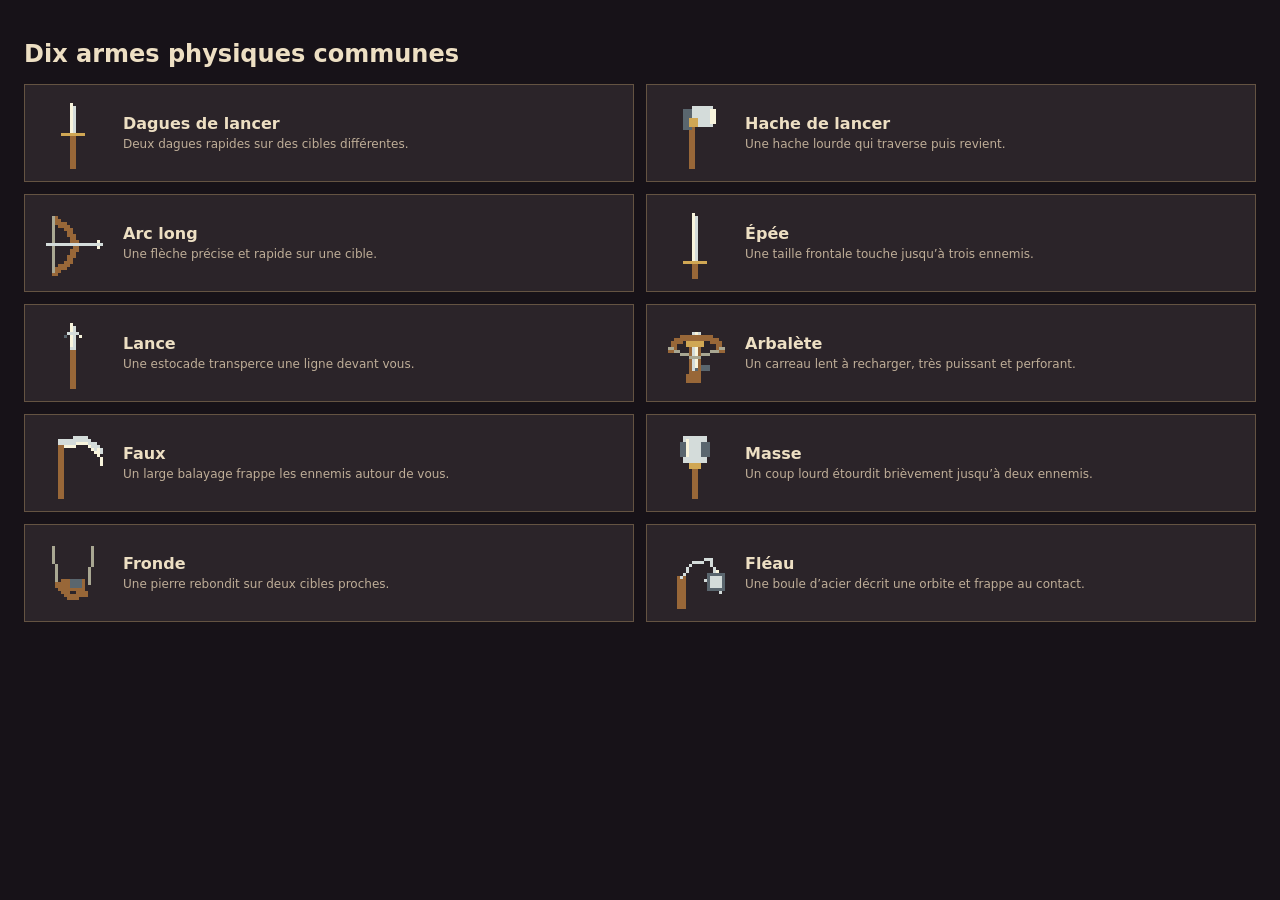
<file: docs/armes-preview.html>
<!doctype html><meta charset="utf-8"><title>Armes communes</title><style>body{background:#171218;color:#eddfc3;font:16px system-ui;padding:24px;margin:0}h1{font-size:24px}main{display:grid;grid-template-columns:repeat(2,1fr);gap:12px}article{background:#2b2429;padding:12px;display:flex;gap:14px;align-items:center;border:1px solid #645342}img{width:72px;height:72px;image-rendering:pixelated}b{display:block}small{font-size:12px;color:#bfae98}</style><h1>Dix armes physiques communes</h1><main><article><img src="../assets/survivors/weapons/dagger.png"><div><b>Dagues de lancer</b><small>Deux dagues rapides sur des cibles différentes.</small></div></article><article><img src="../assets/survivors/weapons/axe.png"><div><b>Hache de lancer</b><small>Une hache lourde qui traverse puis revient.</small></div></article><article><img src="../assets/survivors/weapons/bow.png"><div><b>Arc long</b><small>Une flèche précise et rapide sur une cible.</small></div></article><article><img src="../assets/survivors/weapons/sword.png"><div><b>Épée</b><small>Une taille frontale touche jusqu’à trois ennemis.</small></div></article><article><img src="../assets/survivors/weapons/spear.png"><div><b>Lance</b><small>Une estocade transperce une ligne devant vous.</small></div></article><article><img src="../assets/survivors/weapons/crossbow.png?v=2"><div><b>Arbalète</b><small>Un carreau lent à recharger, très puissant et perforant.</small></div></article><article><img src="../assets/survivors/weapons/scythe.png"><div><b>Faux</b><small>Un large balayage frappe les ennemis autour de vous.</small></div></article><article><img src="../assets/survivors/weapons/mace.png"><div><b>Masse</b><small>Un coup lourd étourdit brièvement jusqu’à deux ennemis.</small></div></article><article><img src="../assets/survivors/weapons/sling.png"><div><b>Fronde</b><small>Une pierre rebondit sur deux cibles proches.</small></div></article><article><img src="../assets/survivors/weapons/flail.png"><div><b>Fléau</b><small>Une boule d’acier décrit une orbite et frappe au contact.</small></div></article></main>
</file>
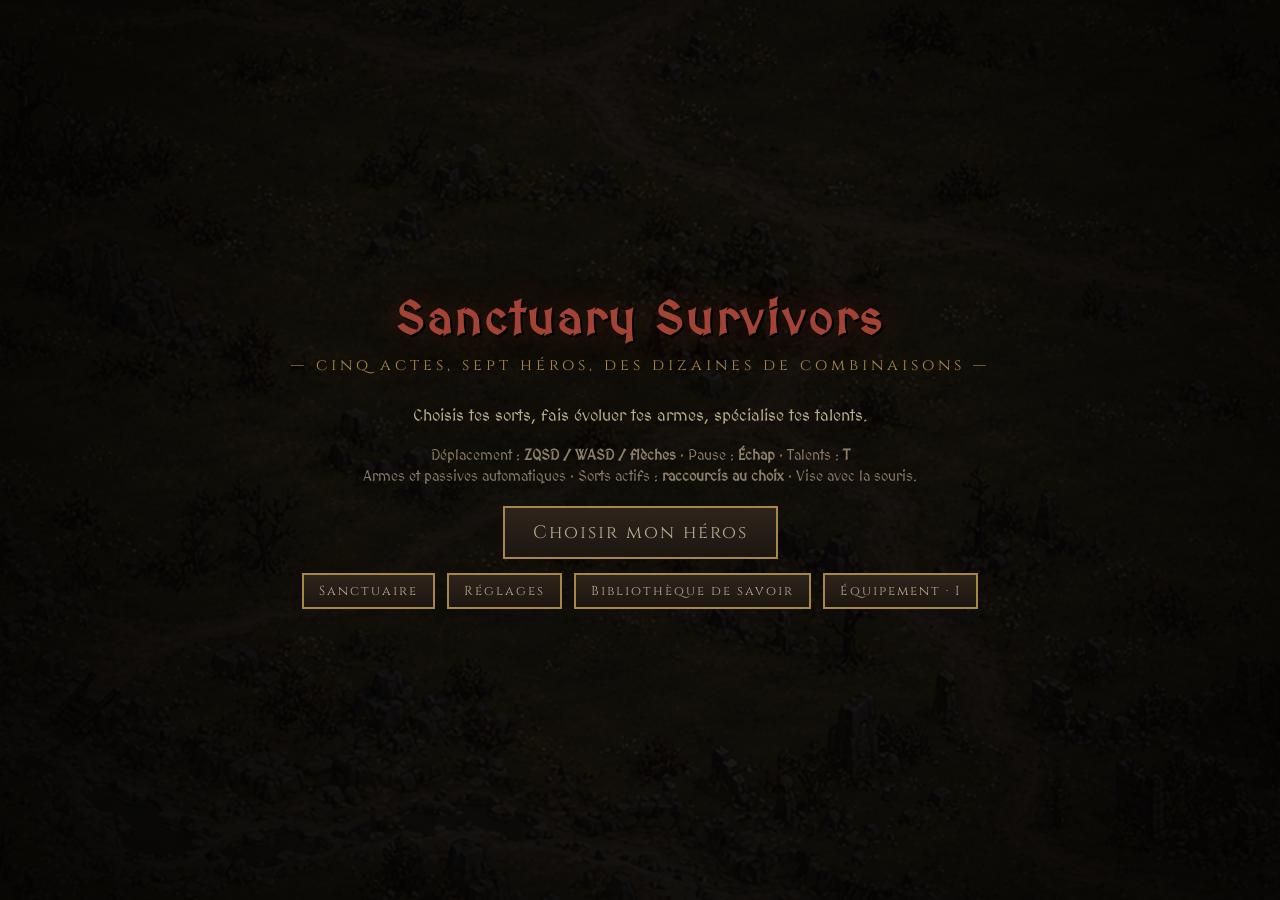
<file: docs/boss-timer-preview.html>
<!DOCTYPE html>
<html lang="fr">
<head>
<base href="../">
<script>Object.defineProperty(window,"localStorage",{value:(()=>{const data=new Map();return {getItem:k=>data.get(k)||null,setItem:(k,v)=>data.set(k,String(v)),removeItem:k=>data.delete(k)};})()});</script>
<meta charset="UTF-8" />
<meta name="viewport" content="width=device-width, initial-scale=1.0, user-scalable=no" />
<title>Sanctuary Survivors — Roguelite dans la crypte</title>
<link rel="stylesheet" href="css/style.css" />
<link rel="stylesheet" href="css/equipment.css" />
</head>
<body>
<div id="game-container">
  <canvas id="game"></canvas>

  <!-- ===== HUD ===== -->
  <div id="hud" class="hidden">
    <div id="hud-top">
      <div style="display:flex; flex-direction:column; gap:4px">
        <div class="gold-block"><span>🪙</span><span id="gold-display">0</span></div>
        <div class="essence-block"><span>✦</span><span id="essence-display">0</span> essence</div>
      </div>
      <div id="hud-right">
        <div class="timer" id="timer">00:00</div>
        <div class="kills" id="kills">0 tués</div>
        <button id="btn-settings">⚙ Réglages</button>
      </div>
    </div>

    <!-- Cadre HUD image (officiel D2, si assets/ui/hud_frame.png) -->
    <img id="hud-frame-img" alt="" src="assets/ui/hud_frame.png" />

    <!-- Barre d'XP fine dorée au-dessus du bandeau -->
    <div id="xp-bar"><div id="xp-fill"></div></div>

    <!-- Bandeau inférieur façon D2 -->
    <div id="hud-bottom">
      <div class="orb hp"><div class="orb-fill" id="hp-fill"></div><div class="orb-label" id="hp-label">100</div></div>
      <div id="skill-bar"></div>
      <div class="orb mp"><div class="orb-fill" id="mp-fill"></div><div class="orb-label" id="mp-label">50</div></div>
    </div>

    <div id="shop-nearby"><span class="key-hint">E</span> — Commerçant errant</div>
    <div id="fps">-- FPS</div>
    <div id="build-badge">build fan-game</div>
    <div id="toasts"></div>
    <div id="achv-popup"><div class="achv-title">— HAUT FAIT —</div><div class="achv-name"></div><div class="achv-desc"></div></div>
  </div>

  <!-- ===== Écran titre ===== -->
  <div id="title-screen" class="overlay">
    <h1 class="title">Sanctuary Survivors</h1>
    <p class="subtitle">— un roguelite dans la crypte —</p>
    <p class="press-start" style="margin-top:30px">Appuie sur Entrée pour choisir ton héros…</p>
    <div class="controls-hint">
      Se déplacer : <b>W A S D</b> / <b>Z Q S D</b> / <b>flèches</b> · Sorts : <b>1 2 3</b> · Intéragir : <b>E</b><br>
      Les armes attaquent seules. Survis 15 minutes. Armes auto, gemmes d'XP,<br>
      boutique errante, hauts faits cachés, améliorations persistantes d'essence.<br>
      <button class="btn small" id="btn-sanctuary-menu">✦ Sanctuaire (améliorations permanentes)</button>
      &nbsp;
      <button class="btn small" id="btn-settings-menu">⚙ Réglages audio</button>
    </div>
  </div>

  <!-- ===== Choix de classe ===== -->
  <div id="class-screen" class="overlay hidden">
    <h2 class="title" style="font-size:32px">— Choisis ton héros —</h2>
    <div class="class-cards" id="class-cards"></div>
    <button class="btn small" id="class-back">← Retour</button>
  </div>

  <!-- ===== Level up ===== -->
  <div id="levelup-overlay" class="overlay hidden">
    <h2>— Niveau supérieur —</h2>
    <div id="levelup-cards"></div>
    <button class="btn small" id="reroll-btn">Relancer (restes: <span id="reroll-count">2</span>)</button>
  </div>

  <!-- ===== Pause ===== -->
  <div id="pause-overlay" class="overlay hidden">
    <h2 class="title" style="font-size:30px">— Pause —</h2>
    <div style="margin-top:26px; display:flex; gap:14px; flex-wrap:wrap; justify-content:center">
      <button class="btn" id="resume-btn">Reprendre</button>
      <button class="btn small" id="pause-settings">⚙ Réglages</button>
      <button class="btn danger" id="quit-btn">Abandonner</button>
    </div>
  </div>

  <!-- ===== Réglages ===== -->
  <div id="settings-overlay" class="overlay hidden">
    <div class="settings-panel">
      <h2>⚙ Réglages</h2>
      <div class="set-row"><label>Volume général</label><input type="range" id="set-master" min="0" max="100" value="80"></div>
      <div class="set-row"><label>Effets (combat)</label><input type="range" id="set-sfx" min="0" max="100" value="90"></div>
      <div class="set-row"><label>Interface</label><input type="range" id="set-ui" min="0" max="100" value="85"></div>
      <div class="set-row"><label>Amortir la foule</label><input type="checkbox" id="set-crowd" checked></div>
      <div style="margin-top:6px; font-size:12px; color:#8d7f6a; max-width:320px">
        « Amortir la foule » limite la cadence des sons de coups/morts quand beaucoup
        d'ennemis meurent en même temps — pour éviter le maelström inaudible.
      </div>
      <div style="margin-top:16px"><button class="btn small" id="settings-close">Fermer</button></div>
    </div>
  </div>

  <!-- ===== Boutique ===== -->
  <div id="shop-overlay" class="overlay hidden">
    <div class="shop-panel">
      <h2>Commerçant errant</h2>
      <div class="shop-sub">« J'ai des babioles pour l'âme courageuse… »</div>
      <div class="shop-money">
        <span style="color:#d9b356">🪙 <span id="shop-gold">0</span> or</span>
      </div>
      <div class="shop-items" id="shop-items"></div>
      <button class="btn small" id="shop-close">Partir (E / Échap)</button>
    </div>
  </div>

  <!-- ===== Sanctuaire (améliorations permanentes à l'essence) ===== -->
  <div id="sanctuary-overlay" class="overlay hidden">
    <div class="shop-panel">
      <h2>✦ Sanctuaire des Anciens</h2>
      <div class="shop-sub">L'essence collectée t'accompagne entre les descentes.</div>
      <div class="shop-money">
        <span style="color:#b07ce8">✦ <span id="sanct-essence">0</span> essence</span>
      </div>
      <div class="shop-items" id="sanct-items"></div>
      <div id="sanct-spells" style="margin-top:8px; font-size:12.5px; color:#a98cc4"></div>
      <button class="btn small" id="sanctuary-close">Fermer</button>
    </div>
  </div>

  <!-- ===== Mort ===== -->
  <div id="kill-screen" class="overlay hidden">
    <div style="font-size:60px">💀</div>
    <h2 style="font-family:'Metamorphous'; color:#a34335; font-size:36px">« Vous avez succombé. »</h2>
    <p style="color:#b9ac8d">La crypte réclame encore une âme…</p>
    <table class="stats-table" id="death-stats"></table>
    <div style="margin-top:14px; display:flex; gap:12px; flex-wrap:wrap; justify-content:center">
      <button class="btn" id="retry-btn">Redescendre (Entrée)</button>
      <button class="btn small" id="death-sanctuary">✦ Sanctuaire</button>
      <button class="btn danger small" id="discord-btn">Partager sur Discord</button>
    </div>
  </div>

  <!-- ===== Victoire ===== -->
  <div id="win-screen" class="overlay hidden">
    <div style="font-size:60px">👑</div>
    <h2 style="font-family:'Metamorphous'; color:#d9b356; font-size:36px">Duriel est tombé</h2>
    <p style="color:#b9ac8d">La crypte est purgée… pour l'instant.</p>
    <table class="stats-table" id="win-stats"></table>
    <div style="margin-top:14px; display:flex; gap:12px; flex-wrap:wrap; justify-content:center">
      <button class="btn" id="retry-btn2">Encore une descente (Entrée)</button>
      <button class="btn small" id="win-sanctuary">✦ Sanctuaire</button>
      <button class="btn danger small" id="discord-btn2">Partager sur Discord</button>
    </div>
  </div>
</div>

<script src="js/helpers.js"></script>
<script src="js/systems.js"></script>
<script src="js/art.js"></script>
<script src="js/assets.js"></script>
<script src="js/data.js"></script>
<script src="js/entities.js"></script>
<script src="js/levels.js"></script>
<script src="js/main.js"></script>

<!-- Codex Survivors rules: additive integration after the legacy engine. -->
<script src="js/survivors/catalog.js"></script>
<script src="js/survivors/bosses.js"></script>
<script src="js/survivors/runtime.js"></script>
<script src="js/survivors/equipment.js"></script>
<script src="js/survivors/stats.js"></script>
<script src="js/survivors/weapon-art.js"></script>
<script src="js/survivors/spell-art.js"></script>
<script src="js/survivors/integration.js"></script>
<script src="js/survivors/equipment-ui.js"></script>
<script src="js/survivors/hud-controls.js"></script>
<script>
function previewBossReset(){SurvivorActs.selected=-1;Game.reset('paladin');Game.state='playing';Player.invuln=1e9;for(const id of ['title-screen','class-screen','kill-screen','win-screen','ss-run-setup'])document.getElementById(id).classList.add('hidden');document.getElementById('hud').classList.remove('hidden');Game.time=180;SurvivorActs.elapsed=180;updateProgress(0);renderSkillBar();updateHUD();}
previewBossReset();
const tests=document.createElement('div');tests.style.cssText='position:fixed;top:110px;left:10px;z-index:9;padding:8px;background:#17100fea;color:#d9c7a6;font:11px system-ui;border:1px solid #80633c';tests.innerHTML='<p style="margin-bottom:6px">Aperçu de test · sauvegarde temporaire</p><button id="preview-win" class="btn small">Vaincre le boss</button> <button id="preview-fail" class="btn small">Délai écoulé</button> <button id="preview-restart" class="btn small">Recommencer</button>';document.getElementById('game-container').appendChild(tests);
document.getElementById('preview-win').onclick=()=>{if(SurvivorActs.phase==='boss'){SurvivorRuntime.damage(SurvivorActs.boss,1e9);Game.state='playing';updateProgress(0);updateHUD();}};
document.getElementById('preview-fail').onclick=()=>{if(SurvivorActs.phase==='boss'){Game.state='playing';Game.time=SurvivorActs.deadline;updateProgress(0);}};
document.getElementById('preview-restart').onclick=previewBossReset;
</script>
</body>
</html>
</file>
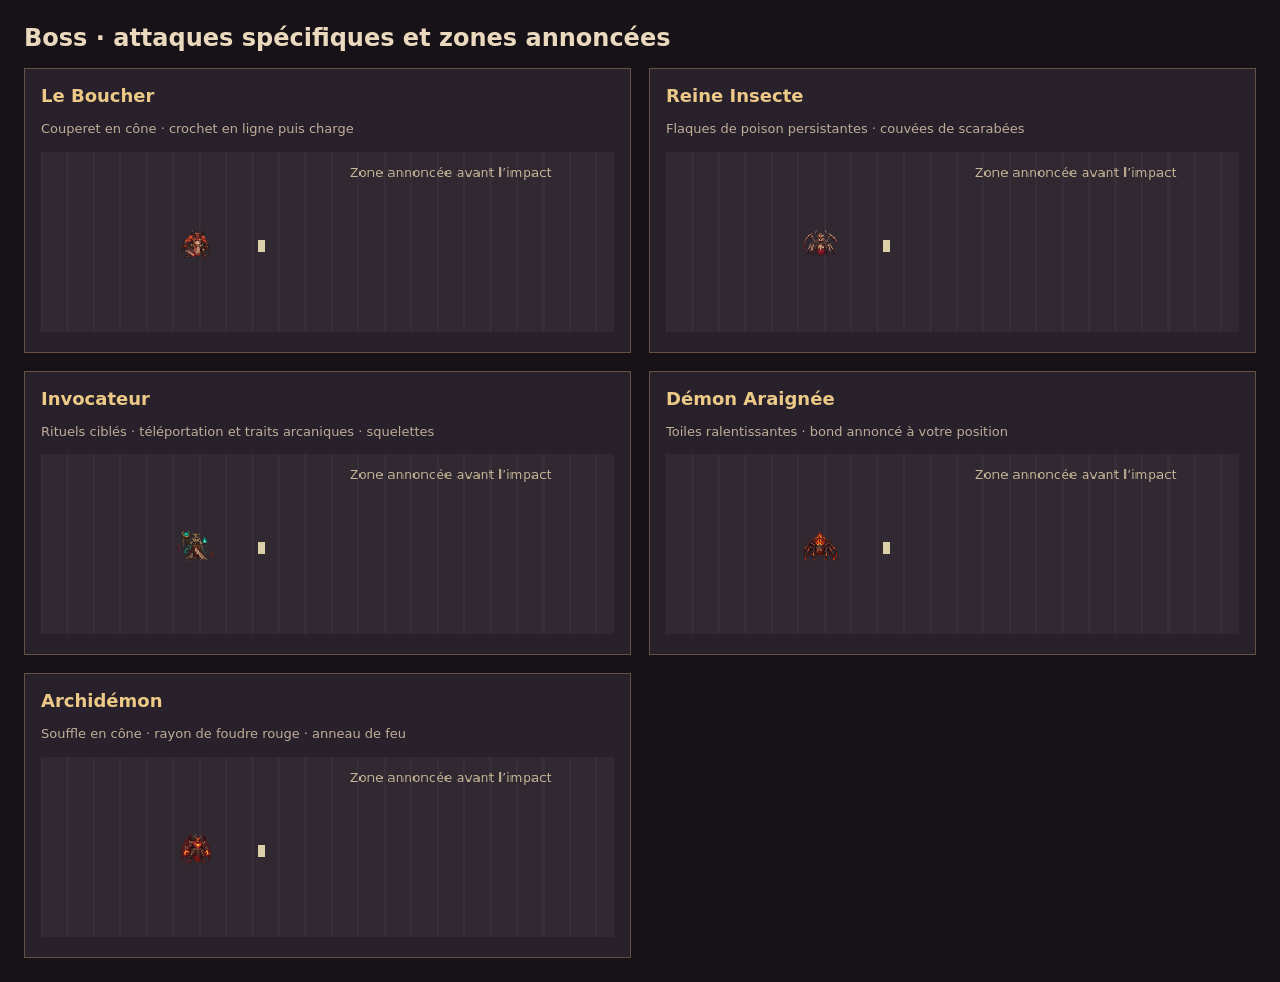
<file: docs/bosses-preview.html>
<!doctype html><meta charset="utf-8"><title>Mécaniques des cinq boss</title><style>body{background:#171218;color:#ead9bd;font:15px system-ui;margin:24px}h1{font-size:24px}main{display:grid;grid-template-columns:repeat(2,minmax(0,1fr));gap:18px}article{background:#28212b;border:1px solid #645044;padding:16px}h2{font-size:18px;margin:0;color:#ecc987}p{color:#bfad98;font-size:13px;line-height:1.5}canvas{width:100%;height:180px;image-rendering:pixelated}</style><h1>Boss · attaques spécifiques et zones annoncées</h1><main id="cards"></main><script src="../js/helpers.js"></script><script>
const Player={x:620,y:500,r:11};const CAM={zoom:.5};function currentMapWorld(){return {w:2048,h:2048};}const enemies=[];function spawnEnemy(){return null;}
</script><script src="../js/survivors/bosses.js"></script><script>
const defs=[['butcher','Le Boucher','boss_act1_butcher_demon','Couperet en cône · crochet en ligne puis charge'],['insectQueen','Reine Insecte','boss_act2_insect_queen','Flaques de poison persistantes · couvées de scarabées'],['summoner','Invocateur','boss_act3_desert_summoner','Rituels ciblés · téléportation et traits arcaniques · squelettes'],['spiderDemon','Démon Araignée','boss_act4_spider_demon','Toiles ralentissantes · bond annoncé à votre position'],['archdemon','Archidémon','boss_act5_archdemon','Souffle en cône · rayon de foudre rouge · anneau de feu']];
for(const [id,name,file,desc]of defs){const article=document.createElement('article');article.innerHTML='<h2>'+name+'</h2><p>'+desc+'</p><canvas width="520" height="180"></canvas>';cards.appendChild(article);const canvas=article.querySelector('canvas'),ctx=canvas.getContext('2d'),boss={id,x:500,y:500,hp:100,hpMax:100,dmg:20,r:14};const R={now:0,hazards:[],schedule(){},effect(){},hostile(){}};SurvivorBosses.tick(boss,0,R);const img=new Image();img.src='../assets/sprites/'+file+'/idle.png';const w2s=(x,y)=>[(x-500)*.5+140,(y-500)*.5+100];function draw(t){R.now=(t%1600)/1600*.8;ctx.clearRect(0,0,520,180);ctx.fillStyle='#302932';ctx.fillRect(0,0,520,180);ctx.strokeStyle='#3d343f';for(let x=0;x<520;x+=24){ctx.beginPath();ctx.moveTo(x,0);ctx.lineTo(x,180);ctx.stroke();}SurvivorBosses.draw(ctx,w2s,R);if(img.complete&&img.naturalWidth)ctx.drawImage(img,0,0,64,64,124,76,32,32);const [x,y]=w2s(Player.x,Player.y);ctx.fillStyle='#dbd0a8';ctx.fillRect(x-3,y-12,6,12);ctx.font='12px system-ui';ctx.fillStyle='#c8b798';ctx.fillText('Zone annoncée avant l’impact',280,25);requestAnimationFrame(draw);}requestAnimationFrame(draw);}
</script>
</file>
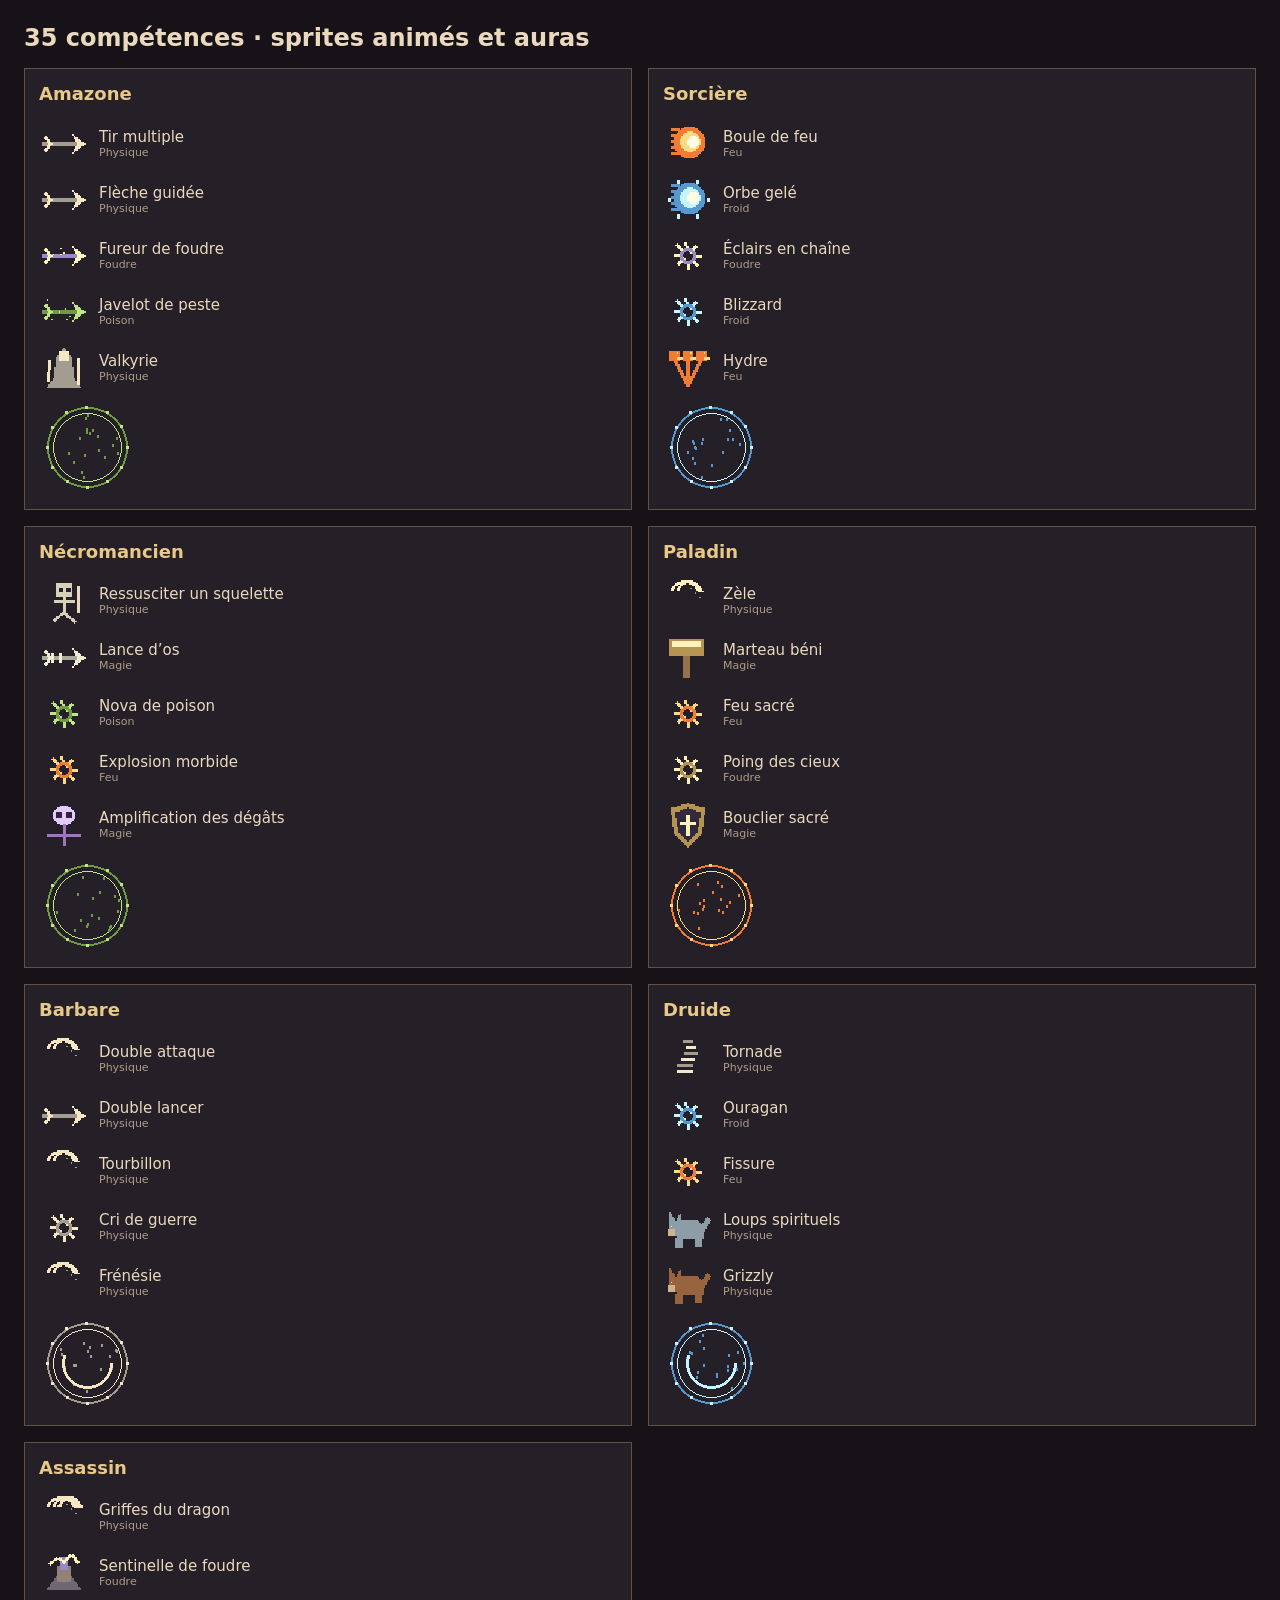
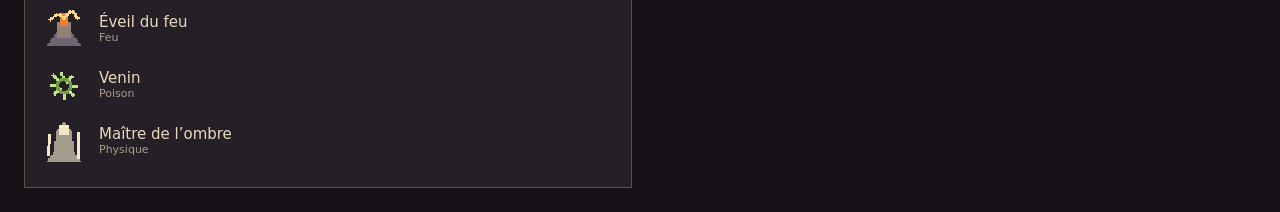
<file: docs/sorts-preview.html>
<!doctype html><meta charset="utf-8"><title>Sorts de classe et auras</title><style>body{background:#171218;color:#ead9bd;font:15px system-ui;margin:24px}main{display:grid;grid-template-columns:repeat(2,minmax(0,1fr));gap:16px}section{border:1px solid #625044;padding:14px;background:#251f28}h1{font-size:24px}h2{font-size:18px;color:#e9c987;margin-top:0}.spell{display:flex;align-items:center;gap:12px;margin:8px 0}.sprite{width:48px;height:48px;flex:none;image-rendering:pixelated;background-repeat:no-repeat;background-size:192px 48px;animation:frame .7s steps(4) infinite}small{display:block;color:#ad9c85;font-size:11px}.ground{width:96px;height:96px;background-size:384px 96px;animation:ground .7s steps(4) infinite}@keyframes frame{to{background-position:-192px 0}}@keyframes ground{to{background-position:-384px 0}}</style><h1>35 compétences · sprites animés et auras</h1><main><section><h2>Amazone</h2><div class="spell"><div class="sprite" style="background-image:url(../assets/survivors/spells/amazon_multishot.png)"></div><div>Tir multiple<small>Physique</small></div></div><div class="spell"><div class="sprite" style="background-image:url(../assets/survivors/spells/amazon_guided.png)"></div><div>Flèche guidée<small>Physique</small></div></div><div class="spell"><div class="sprite" style="background-image:url(../assets/survivors/spells/amazon_fury.png)"></div><div>Fureur de foudre<small>Foudre</small></div></div><div class="spell"><div class="sprite" style="background-image:url(../assets/survivors/spells/amazon_plague.png)"></div><div>Javelot de peste<small>Poison</small></div></div><div class="spell"><div class="sprite" style="background-image:url(../assets/survivors/spells/amazon_valkyrie.png)"></div><div>Valkyrie<small>Physique</small></div></div><div class="sprite ground" style="background-image:url(../assets/survivors/spells/amazon_plague-ground.png)"></div></section><section><h2>Sorcière</h2><div class="spell"><div class="sprite" style="background-image:url(../assets/survivors/spells/sorceress_fireball.png)"></div><div>Boule de feu<small>Feu</small></div></div><div class="spell"><div class="sprite" style="background-image:url(../assets/survivors/spells/sorceress_orb.png)"></div><div>Orbe gelé<small>Froid</small></div></div><div class="spell"><div class="sprite" style="background-image:url(../assets/survivors/spells/sorceress_chain.png)"></div><div>Éclairs en chaîne<small>Foudre</small></div></div><div class="spell"><div class="sprite" style="background-image:url(../assets/survivors/spells/sorceress_blizzard.png)"></div><div>Blizzard<small>Froid</small></div></div><div class="spell"><div class="sprite" style="background-image:url(../assets/survivors/spells/sorceress_hydra.png)"></div><div>Hydre<small>Feu</small></div></div><div class="sprite ground" style="background-image:url(../assets/survivors/spells/sorceress_blizzard-ground.png)"></div></section><section><h2>Nécromancien</h2><div class="spell"><div class="sprite" style="background-image:url(../assets/survivors/spells/necromancer_skeletons.png)"></div><div>Ressusciter un squelette<small>Physique</small></div></div><div class="spell"><div class="sprite" style="background-image:url(../assets/survivors/spells/necromancer_spear.png)"></div><div>Lance d’os<small>Magie</small></div></div><div class="spell"><div class="sprite" style="background-image:url(../assets/survivors/spells/necromancer_nova.png)"></div><div>Nova de poison<small>Poison</small></div></div><div class="spell"><div class="sprite" style="background-image:url(../assets/survivors/spells/necromancer_corpse.png)"></div><div>Explosion morbide<small>Feu</small></div></div><div class="spell"><div class="sprite" style="background-image:url(../assets/survivors/spells/necromancer_curse.png)"></div><div>Amplification des dégâts<small>Magie</small></div></div><div class="sprite ground" style="background-image:url(../assets/survivors/spells/necromancer_nova-ground.png)"></div></section><section><h2>Paladin</h2><div class="spell"><div class="sprite" style="background-image:url(../assets/survivors/spells/paladin_zeal.png)"></div><div>Zèle<small>Physique</small></div></div><div class="spell"><div class="sprite" style="background-image:url(../assets/survivors/spells/paladin_hammer.png)"></div><div>Marteau béni<small>Magie</small></div></div><div class="spell"><div class="sprite" style="background-image:url(../assets/survivors/spells/paladin_holyfire.png)"></div><div>Feu sacré<small>Feu</small></div></div><div class="spell"><div class="sprite" style="background-image:url(../assets/survivors/spells/paladin_heavens.png)"></div><div>Poing des cieux<small>Foudre</small></div></div><div class="spell"><div class="sprite" style="background-image:url(../assets/survivors/spells/paladin_shield.png)"></div><div>Bouclier sacré<small>Magie</small></div></div><div class="sprite ground" style="background-image:url(../assets/survivors/spells/paladin_holyfire-ground.png)"></div></section><section><h2>Barbare</h2><div class="spell"><div class="sprite" style="background-image:url(../assets/survivors/spells/barbarian_swing.png)"></div><div>Double attaque<small>Physique</small></div></div><div class="spell"><div class="sprite" style="background-image:url(../assets/survivors/spells/barbarian_throw.png)"></div><div>Double lancer<small>Physique</small></div></div><div class="spell"><div class="sprite" style="background-image:url(../assets/survivors/spells/barbarian_whirl.png)"></div><div>Tourbillon<small>Physique</small></div></div><div class="spell"><div class="sprite" style="background-image:url(../assets/survivors/spells/barbarian_cry.png)"></div><div>Cri de guerre<small>Physique</small></div></div><div class="spell"><div class="sprite" style="background-image:url(../assets/survivors/spells/barbarian_frenzy.png)"></div><div>Frénésie<small>Physique</small></div></div><div class="sprite ground" style="background-image:url(../assets/survivors/spells/barbarian_whirl-ground.png)"></div></section><section><h2>Druide</h2><div class="spell"><div class="sprite" style="background-image:url(../assets/survivors/spells/druid_tornado.png)"></div><div>Tornade<small>Physique</small></div></div><div class="spell"><div class="sprite" style="background-image:url(../assets/survivors/spells/druid_hurricane.png)"></div><div>Ouragan<small>Froid</small></div></div><div class="spell"><div class="sprite" style="background-image:url(../assets/survivors/spells/druid_fissure.png)"></div><div>Fissure<small>Feu</small></div></div><div class="spell"><div class="sprite" style="background-image:url(../assets/survivors/spells/druid_wolves.png)"></div><div>Loups spirituels<small>Physique</small></div></div><div class="spell"><div class="sprite" style="background-image:url(../assets/survivors/spells/druid_grizzly.png)"></div><div>Grizzly<small>Physique</small></div></div><div class="sprite ground" style="background-image:url(../assets/survivors/spells/druid_hurricane-ground.png)"></div></section><section><h2>Assassin</h2><div class="spell"><div class="sprite" style="background-image:url(../assets/survivors/spells/assassin_claw.png)"></div><div>Griffes du dragon<small>Physique</small></div></div><div class="spell"><div class="sprite" style="background-image:url(../assets/survivors/spells/assassin_sentry.png)"></div><div>Sentinelle de foudre<small>Foudre</small></div></div><div class="spell"><div class="sprite" style="background-image:url(../assets/survivors/spells/assassin_wake.png)"></div><div>Éveil du feu<small>Feu</small></div></div><div class="spell"><div class="sprite" style="background-image:url(../assets/survivors/spells/assassin_venom.png)"></div><div>Venin<small>Poison</small></div></div><div class="spell"><div class="sprite" style="background-image:url(../assets/survivors/spells/assassin_shadow.png)"></div><div>Maître de l’ombre<small>Physique</small></div></div></section></main>
</file>
